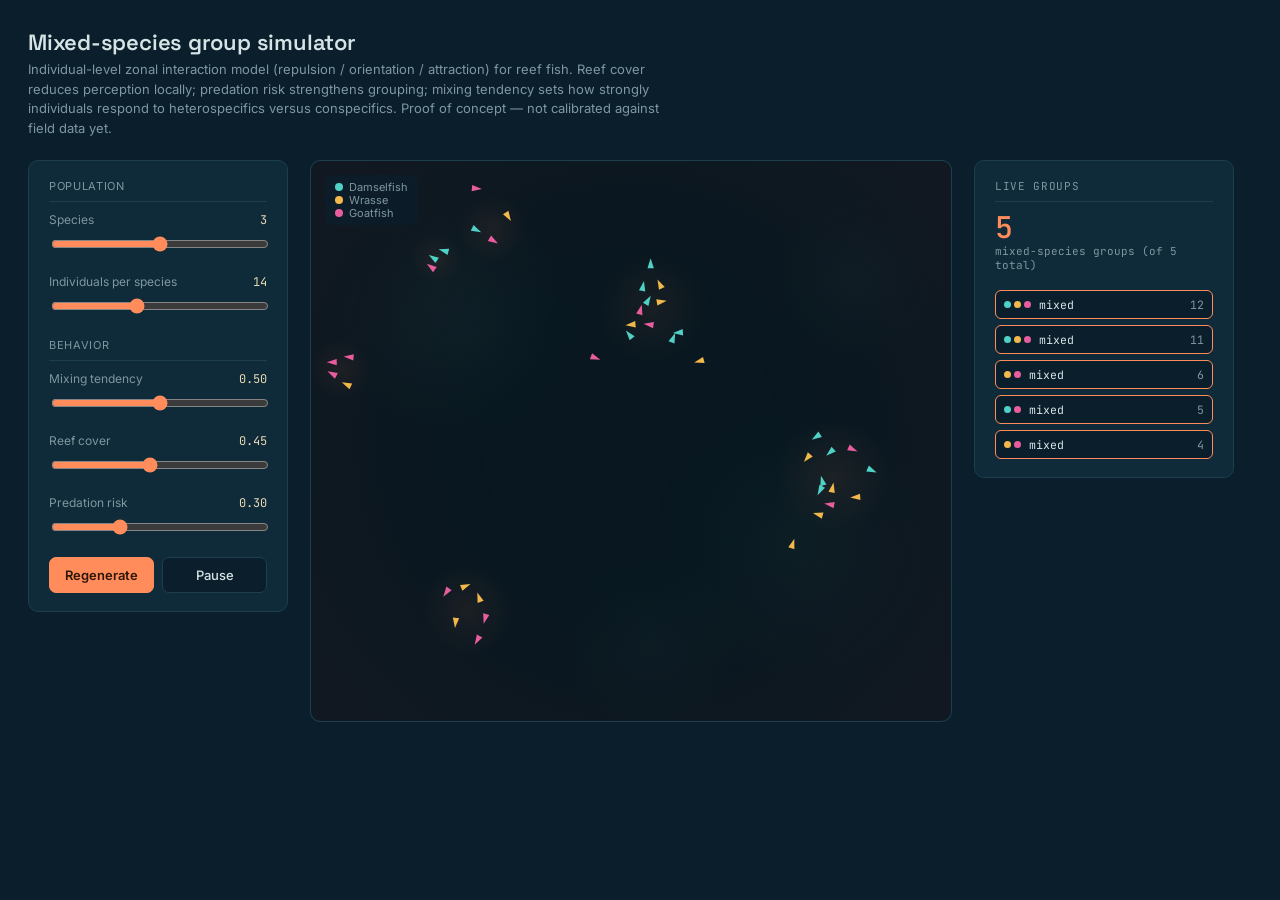
<file: msg_simulator.html>
<!DOCTYPE html>
<html lang="en">
<head>
<meta charset="UTF-8">
<meta name="viewport" content="width=device-width, initial-scale=1.0">
<title>Mixed-Species Group Simulator — Proof of Concept</title>
<link rel="preconnect" href="https://fonts.googleapis.com">
<link href="https://fonts.googleapis.com/css2?family=Space+Grotesk:wght@500;600&family=Inter:wght@400;500;600&family=JetBrains+Mono:wght@400;500&display=swap" rel="stylesheet">
<style>
  :root{
    --bg: #0A1F2B;
    --panel: #0F2A38;
    --panel-line: #1C3E4E;
    --text: #D7E4E6;
    --text-dim: #7E97A0;
    --coral: #FF8C5A;
    --sand: #E8D9B5;
  }
  *{ box-sizing: border-box; }
  body{
    margin:0;
    background: var(--bg);
    color: var(--text);
    font-family: 'Inter', sans-serif;
    min-height:100vh;
    padding: 28px;
  }
  h1{
    font-family: 'Space Grotesk', sans-serif;
    font-weight:600;
    font-size: 22px;
    margin: 0 0 4px 0;
    letter-spacing: -0.01em;
  }
  .subtitle{
    color: var(--text-dim);
    font-size: 13px;
    margin: 0 0 22px 0;
    max-width: 640px;
    line-height:1.5;
  }
  .layout{
    display:flex;
    gap: 22px;
    align-items:flex-start;
    flex-wrap: wrap;
  }
  .panel{
    background: var(--panel);
    border: 1px solid var(--panel-line);
    border-radius: 10px;
    padding: 18px 20px;
  }
  .controls{ width: 260px; flex-shrink:0; }
  .control-group{ margin-bottom: 18px; }
  .control-group:last-child{ margin-bottom:0; }
  .control-label{
    display:flex;
    justify-content: space-between;
    font-size: 12px;
    color: var(--text-dim);
    margin-bottom: 6px;
  }
  .control-label span.val{
    font-family:'JetBrains Mono', monospace;
    color: var(--sand);
  }
  input[type=range]{
    width:100%;
    accent-color: var(--coral);
  }
  input[type=number]{
    width:64px;
    background: var(--bg);
    border:1px solid var(--panel-line);
    color: var(--text);
    border-radius:6px;
    padding:4px 6px;
    font-family:'JetBrains Mono', monospace;
    font-size:12px;
  }
  .row{ display:flex; justify-content:space-between; align-items:center; gap:8px; }
  .section-label{
    font-size: 11px;
    text-transform: uppercase;
    letter-spacing: 0.06em;
    color: var(--text-dim);
    margin: 0 0 10px 0;
    padding-bottom: 8px;
    border-bottom: 1px solid var(--panel-line);
  }
  button{
    font-family:'Inter', sans-serif;
    font-weight:500;
    font-size: 13px;
    border-radius:7px;
    border: 1px solid var(--panel-line);
    background: var(--bg);
    color: var(--text);
    padding: 9px 14px;
    cursor:pointer;
    transition: border-color .15s ease;
  }
  button:hover{ border-color: var(--coral); }
  button.primary{
    background: var(--coral);
    color: #2C1608;
    border-color: var(--coral);
    font-weight:600;
  }
  .btn-row{ display:flex; gap:8px; margin-top:16px; }
  .btn-row button{ flex:1; }
  .canvas-wrap{
    position:relative;
    line-height:0;
  }
  canvas{
    border-radius: 10px;
    background: #081720;
    display:block;
  }
  .legend{
    position:absolute;
    top:14px;
    left:14px;
    display:flex;
    flex-direction:column;
    gap:5px;
    font-size:11px;
    background: rgba(10,31,43,0.7);
    padding: 8px 10px;
    border-radius: 7px;
    pointer-events:none;
  }
  .legend-item{ display:flex; align-items:center; gap:6px; color: var(--text-dim); }
  .legend-dot{ width:8px; height:8px; border-radius:50%; }
  .metrics{
    width: 260px;
    flex-shrink:0;
    font-family:'JetBrains Mono', monospace;
  }
  .metric-big{
    font-size: 30px;
    font-weight:500;
    color: var(--coral);
    line-height:1;
    margin-bottom: 2px;
  }
  .metric-caption{
    font-size:11px;
    color: var(--text-dim);
    margin-bottom: 18px;
  }
  .group-list{ display:flex; flex-direction:column; gap:6px; max-height:280px; overflow-y:auto; }
  .group-row{
    display:flex;
    align-items:center;
    gap:8px;
    font-size:11.5px;
    padding: 6px 8px;
    border-radius:6px;
    background: var(--bg);
    border: 1px solid var(--panel-line);
  }
  .group-row.mixed{ border-color: var(--coral); }
  .composition{ display:flex; gap:3px; }
  .chip{ width:7px; height:7px; border-radius:50%; }
  .group-size{ margin-left:auto; color: var(--text-dim); }
  .empty-note{ color: var(--text-dim); font-size:11.5px; }
</style>
</head>
<body>

<h1>Mixed-species group simulator</h1>
<p class="subtitle">Individual-level zonal interaction model (repulsion / orientation / attraction) for reef fish. Reef cover reduces perception locally; predation risk strengthens grouping; mixing tendency sets how strongly individuals respond to heterospecifics versus conspecifics. Proof of concept — not calibrated against field data yet.</p>

<div class="layout">

  <div class="panel controls">
    <p class="section-label">Population</p>
    <div class="control-group">
      <div class="control-label"><span>Species</span><span class="val" id="val-species">3</span></div>
      <input type="range" id="species-count" min="1" max="5" step="1" value="3">
    </div>
    <div class="control-group">
      <div class="control-label"><span>Individuals per species</span><span class="val" id="val-individuals">14</span></div>
      <input type="range" id="individuals-count" min="4" max="30" step="1" value="14">
    </div>

    <p class="section-label" style="margin-top:20px;">Behavior</p>
    <div class="control-group">
      <div class="control-label"><span>Mixing tendency</span><span class="val" id="val-mixing">0.50</span></div>
      <input type="range" id="mixing" min="0" max="1" step="0.01" value="0.5">
    </div>
    <div class="control-group">
      <div class="control-label"><span>Reef cover</span><span class="val" id="val-cover">0.45</span></div>
      <input type="range" id="cover" min="0" max="1" step="0.01" value="0.45">
    </div>
    <div class="control-group">
      <div class="control-label"><span>Predation risk</span><span class="val" id="val-risk">0.30</span></div>
      <input type="range" id="risk" min="0" max="1" step="0.01" value="0.3">
    </div>

    <div class="btn-row">
      <button class="primary" id="btn-reset">Regenerate</button>
      <button id="btn-pause">Pause</button>
    </div>
  </div>

  <div class="canvas-wrap panel" style="padding:0; overflow:hidden;">
    <canvas id="sim" width="640" height="560"></canvas>
    <div class="legend" id="legend"></div>
  </div>

  <div class="panel metrics">
    <p class="section-label">Live groups</p>
    <div class="metric-big" id="mixed-count">0</div>
    <div class="metric-caption" id="mixed-caption">mixed-species groups detected</div>
    <div class="group-list" id="group-list"></div>
  </div>

</div>

<script>
(function(){
  const canvas = document.getElementById('sim');
  const ctx = canvas.getContext('2d');
  const W = canvas.width, H = canvas.height;

  const SPECIES_COLORS = ['#4FD1C5', '#F2B84B', '#E85D9E', '#9BD86E', '#62A7E0'];
  const SPECIES_NAMES = ['Damselfish', 'Wrasse', 'Goatfish', 'Snapper', 'Surgeonfish'];

  const CONFIG = {
    speciesCount: 3,
    individualsPerSpecies: 14,
    mixing: 0.5,
    cover: 0.45,
    risk: 0.3
  };

  const RR = 13;      // repulsion radius (personal space, species-blind)
  const RO_BASE = 30;  // orientation radius base
  const RA_BASE = 68;  // attraction radius base
  const MAX_SPEED = 2.1;
  const MAX_FORCE = 0.09;
  const CLUSTER_DIST = 32;

  // Fixed reef cover patches (position + base radius + base intensity)
  const COVER_PATCHES = [
    {x: 150, y: 160, r: 120, base: 0.9},
    {x: 480, y: 380, r: 140, base: 0.75},
    {x: 340, y: 480, r: 90,  base: 0.6},
    {x: 540, y: 120, r: 80,  base: 0.55}
  ];

  let agents = [];
  let running = true;
  let frame = 0;

  function rand(a,b){ return a + Math.random()*(b-a); }

  function coverAt(x,y){
    let c = 0;
    for(const p of COVER_PATCHES){
      const d = Math.hypot(x-p.x, y-p.y);
      if(d < p.r){
        c += p.base * (1 - d/p.r);
      }
    }
    return Math.min(1, c) * CONFIG.cover;
  }

  function initAgents(){
    agents = [];
    for(let s=0; s<CONFIG.speciesCount; s++){
      for(let i=0; i<CONFIG.individualsPerSpecies; i++){
        agents.push({
          species: s,
          x: rand(40, W-40),
          y: rand(40, H-40),
          vx: rand(-1,1),
          vy: rand(-1,1)
        });
      }
    }
  }

  function buildLegend(){
    const el = document.getElementById('legend');
    el.innerHTML = '';
    for(let s=0; s<CONFIG.speciesCount; s++){
      const item = document.createElement('div');
      item.className = 'legend-item';
      item.innerHTML = `<span class="legend-dot" style="background:${SPECIES_COLORS[s]}"></span>${SPECIES_NAMES[s]}`;
      el.appendChild(item);
    }
  }

  function step(){
    const riskBoost = 1 + 1.6 * CONFIG.risk;

    for(const a of agents){
      let sepX=0, sepY=0, sepN=0;
      let aliX=0, aliY=0, aliN=0;
      let cohX=0, cohY=0, cohN=0;

      const localCover = coverAt(a.x, a.y);
      const perceptionScale = 1 - 0.65 * localCover;
      const ro = RO_BASE * perceptionScale;
      const ra = RA_BASE * perceptionScale * riskBoost;

      for(const b of agents){
        if(b === a) continue;
        const dx = b.x - a.x, dy = b.y - a.y;
        const d = Math.hypot(dx,dy);
        if(d === 0 || d > ra) continue;

        const sameSpecies = b.species === a.species;
        const weight = sameSpecies ? 1 : CONFIG.mixing;

        if(d < RR){
          sepX -= dx/d; sepY -= dy/d; sepN++;
        } else if(d < ro){
          aliX += b.vx * weight; aliY += b.vy * weight; aliN += weight;
        } else if(d < ra){
          cohX += dx * weight; cohY += dy * weight; cohN += weight;
        }
      }

      let steerX = 0, steerY = 0;

      if(sepN > 0){ steerX += (sepX/sepN) * 1.6; steerY += (sepY/sepN) * 1.6; }
      if(aliN > 0){ steerX += (aliX/aliN) * 0.9; steerY += (aliY/aliN) * 0.9; }
      if(cohN > 0){ steerX += (cohX/cohN) * 0.045; steerY += (cohY/cohN) * 0.045; }

      // gentle wander
      steerX += rand(-0.06, 0.06);
      steerY += rand(-0.06, 0.06);

      const steerMag = Math.hypot(steerX, steerY);
      if(steerMag > MAX_FORCE){
        steerX = steerX/steerMag * MAX_FORCE;
        steerY = steerY/steerMag * MAX_FORCE;
      }

      a.vx += steerX; a.vy += steerY;
      const speed = Math.hypot(a.vx, a.vy);
      if(speed > MAX_SPEED){ a.vx = a.vx/speed * MAX_SPEED; a.vy = a.vy/speed * MAX_SPEED; }
      if(speed < 0.4){ a.vx *= 1.05; a.vy *= 1.05; }

      a.x += a.vx; a.y += a.vy;

      const margin = 16;
      if(a.x < margin){ a.x = margin; a.vx *= -1; }
      if(a.x > W-margin){ a.x = W-margin; a.vx *= -1; }
      if(a.y < margin){ a.y = margin; a.vy *= -1; }
      if(a.y > H-margin){ a.y = H-margin; a.vy *= -1; }
    }
  }

  function findClusters(){
    const n = agents.length;
    const parent = new Array(n).fill(0).map((_,i)=>i);
    function find(i){ while(parent[i]!==i){ parent[i]=parent[parent[i]]; i=parent[i]; } return i; }
    function union(i,j){ const ri=find(i), rj=find(j); if(ri!==rj) parent[ri]=rj; }

    for(let i=0;i<n;i++){
      for(let j=i+1;j<n;j++){
        const d = Math.hypot(agents[i].x-agents[j].x, agents[i].y-agents[j].y);
        if(d < CLUSTER_DIST) union(i,j);
      }
    }

    const groups = {};
    for(let i=0;i<n;i++){
      const r = find(i);
      if(!groups[r]) groups[r] = [];
      groups[r].push(agents[i]);
    }

    return Object.values(groups).filter(g => g.length >= 2);
  }

  function updateMetrics(){
    const clusters = findClusters();
    const mixed = clusters.filter(g => new Set(g.map(a=>a.species)).size > 1);

    document.getElementById('mixed-count').textContent = mixed.length;
    document.getElementById('mixed-caption').textContent =
      `mixed-species groups (of ${clusters.length} total)`;

    const list = document.getElementById('group-list');
    list.innerHTML = '';

    if(clusters.length === 0){
      list.innerHTML = '<div class="empty-note">No groups of 2+ currently formed.</div>';
      return;
    }

    const sorted = [...clusters].sort((a,b)=> b.length - a.length).slice(0, 12);
    for(const g of sorted){
      const speciesSet = new Set(g.map(a=>a.species));
      const isMixed = speciesSet.size > 1;
      const row = document.createElement('div');
      row.className = 'group-row' + (isMixed ? ' mixed' : '');
      const chips = [...speciesSet].sort().map(s =>
        `<span class="chip" style="background:${SPECIES_COLORS[s]}"></span>`
      ).join('');
      row.innerHTML = `<div class="composition">${chips}</div><span>${isMixed ? 'mixed' : SPECIES_NAMES[[...speciesSet][0]]}</span><span class="group-size">${g.length}</span>`;
      list.appendChild(row);
    }
  }

  function draw(){
    ctx.clearRect(0,0,W,H);

    // reef cover patches
    for(const p of COVER_PATCHES){
      const grad = ctx.createRadialGradient(p.x,p.y,0,p.x,p.y,p.r);
      const alpha = 0.22 * p.base * CONFIG.cover;
      grad.addColorStop(0, `rgba(47,107,94,${alpha})`);
      grad.addColorStop(1, 'rgba(47,107,94,0)');
      ctx.fillStyle = grad;
      ctx.beginPath();
      ctx.arc(p.x, p.y, p.r, 0, Math.PI*2);
      ctx.fill();
    }

    // predation risk vignette (ambient, stronger near edges)
    if(CONFIG.risk > 0.02){
      const grad = ctx.createRadialGradient(W/2,H/2, Math.min(W,H)*0.25, W/2,H/2, Math.max(W,H)*0.62);
      grad.addColorStop(0, 'rgba(194,59,59,0)');
      grad.addColorStop(1, `rgba(194,59,59,${0.18*CONFIG.risk})`);
      ctx.fillStyle = grad;
      ctx.fillRect(0,0,W,H);
    }

    // mixed-group glow (signature element)
    const clusters = findClusters();
    for(const g of clusters){
      const speciesSet = new Set(g.map(a=>a.species));
      if(speciesSet.size <= 1) continue;
      let cx=0, cy=0;
      for(const a of g){ cx+=a.x; cy+=a.y; }
      cx/=g.length; cy/=g.length;
      let maxR = 20;
      for(const a of g){ maxR = Math.max(maxR, Math.hypot(a.x-cx, a.y-cy) + 14); }
      const pulse = 0.55 + 0.25*Math.sin(frame*0.05);
      const grad = ctx.createRadialGradient(cx,cy,0,cx,cy,maxR);
      grad.addColorStop(0, `rgba(255,140,90,${0.16*pulse})`);
      grad.addColorStop(1, 'rgba(255,140,90,0)');
      ctx.fillStyle = grad;
      ctx.beginPath();
      ctx.arc(cx,cy,maxR,0,Math.PI*2);
      ctx.fill();
    }

    // agents
    for(const a of agents){
      const heading = Math.atan2(a.vy, a.vx);
      ctx.save();
      ctx.translate(a.x, a.y);
      ctx.rotate(heading);
      ctx.fillStyle = SPECIES_COLORS[a.species];
      ctx.beginPath();
      ctx.moveTo(6,0);
      ctx.lineTo(-4,3.2);
      ctx.lineTo(-4,-3.2);
      ctx.closePath();
      ctx.fill();
      ctx.restore();
    }
  }

  function loop(){
    if(running){
      step();
      frame++;
      draw();
      if(frame % 20 === 0) updateMetrics();
    }
    requestAnimationFrame(loop);
  }

  function bindControls(){
    const speciesEl = document.getElementById('species-count');
    const individualsEl = document.getElementById('individuals-count');
    const mixingEl = document.getElementById('mixing');
    const coverEl = document.getElementById('cover');
    const riskEl = document.getElementById('risk');

    speciesEl.addEventListener('input', e=>{
      CONFIG.speciesCount = +e.target.value;
      document.getElementById('val-species').textContent = CONFIG.speciesCount;
    });
    individualsEl.addEventListener('input', e=>{
      CONFIG.individualsPerSpecies = +e.target.value;
      document.getElementById('val-individuals').textContent = CONFIG.individualsPerSpecies;
    });
    mixingEl.addEventListener('input', e=>{
      CONFIG.mixing = +e.target.value;
      document.getElementById('val-mixing').textContent = CONFIG.mixing.toFixed(2);
    });
    coverEl.addEventListener('input', e=>{
      CONFIG.cover = +e.target.value;
      document.getElementById('val-cover').textContent = CONFIG.cover.toFixed(2);
    });
    riskEl.addEventListener('input', e=>{
      CONFIG.risk = +e.target.value;
      document.getElementById('val-risk').textContent = CONFIG.risk.toFixed(2);
    });

    document.getElementById('btn-reset').addEventListener('click', ()=>{
      buildLegend();
      initAgents();
    });

    document.getElementById('btn-pause').addEventListener('click', (e)=>{
      running = !running;
      e.target.textContent = running ? 'Pause' : 'Resume';
    });
  }

  buildLegend();
  initAgents();
  bindControls();
  loop();
})();
</script>

</body>
</html>
</file>
